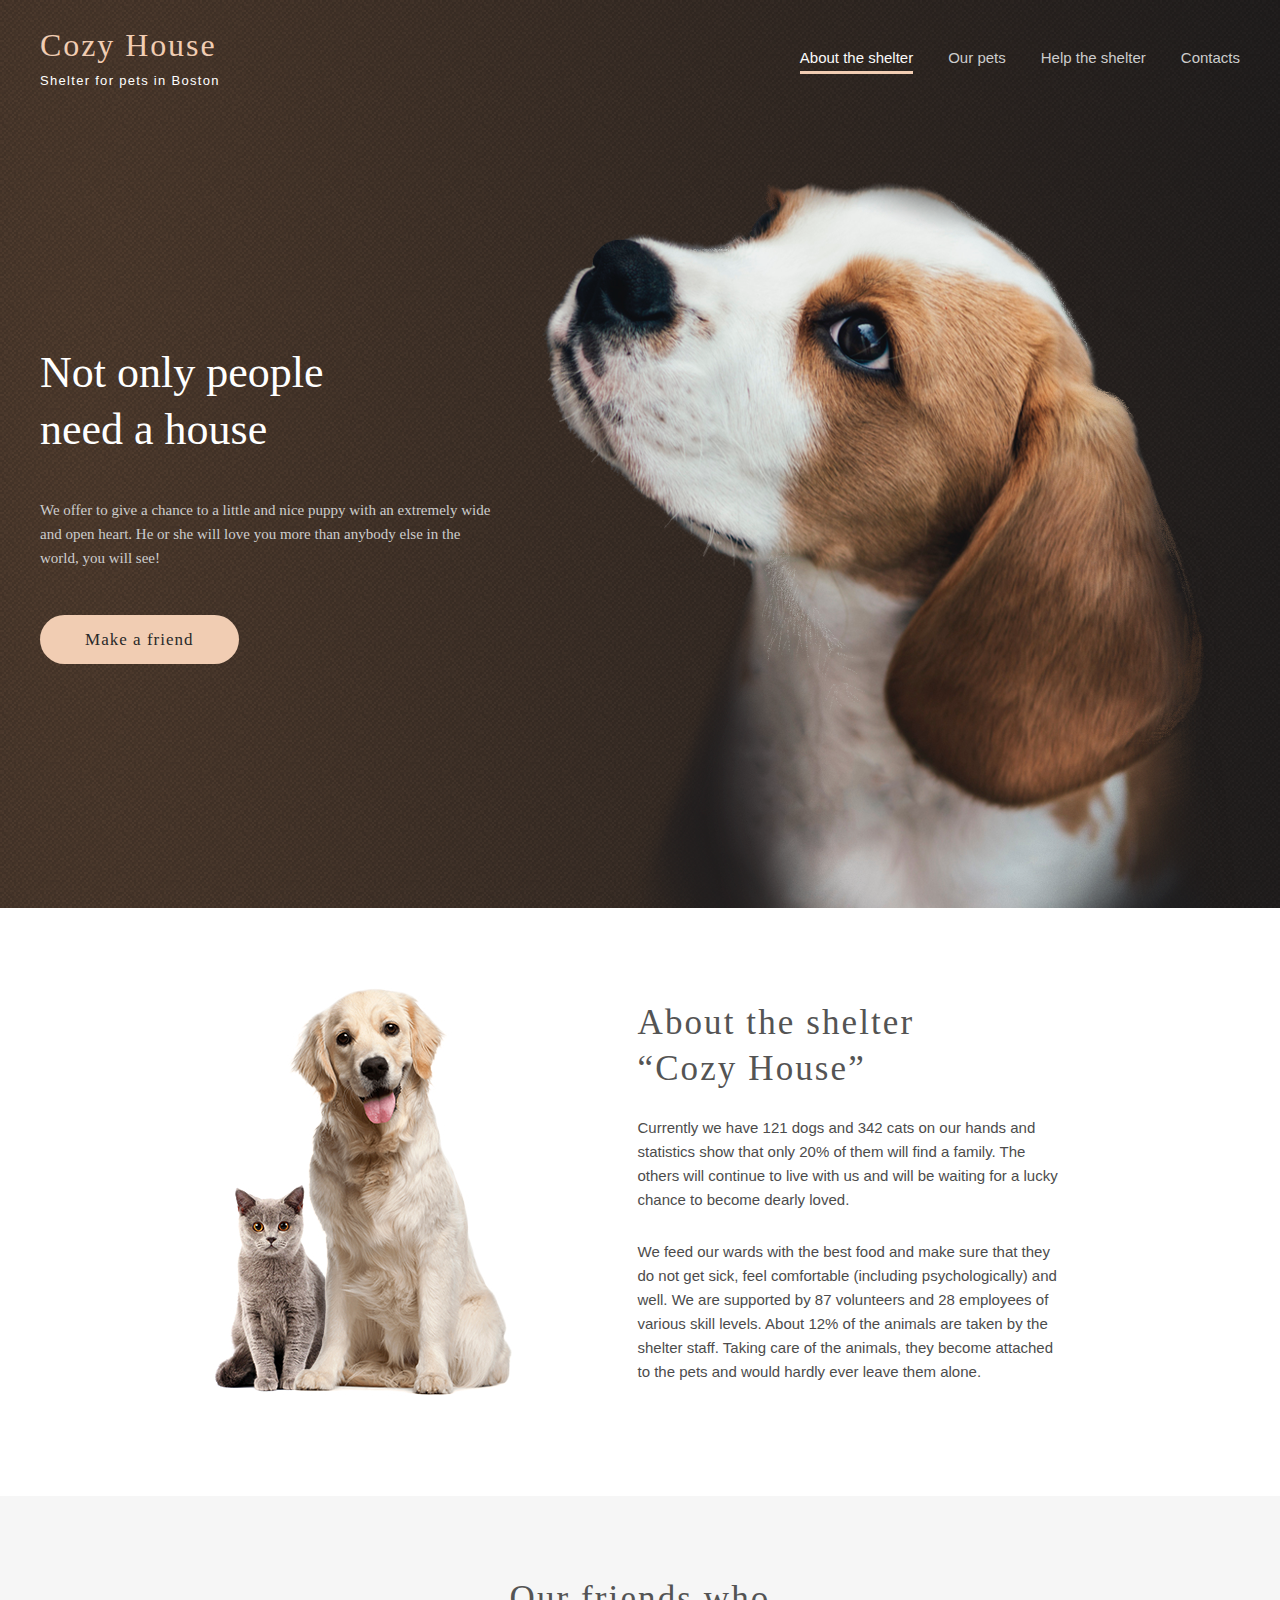
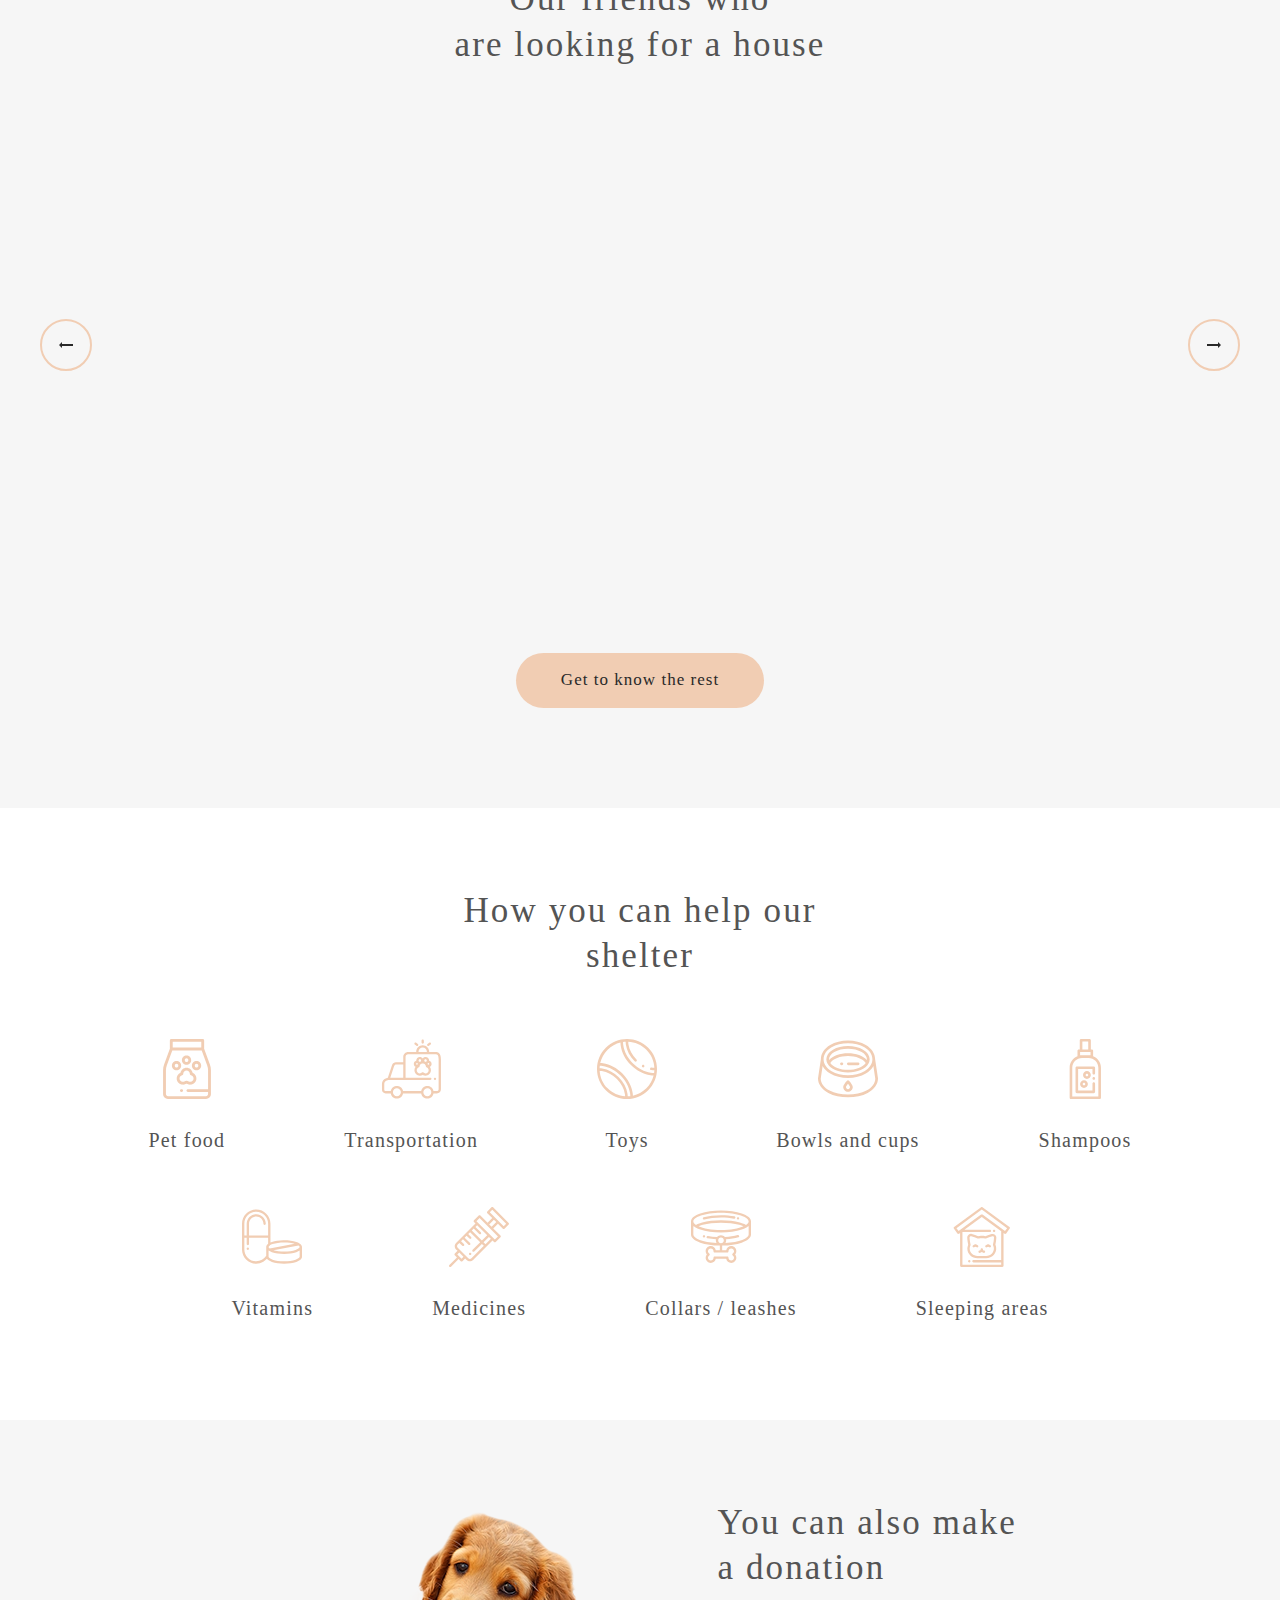
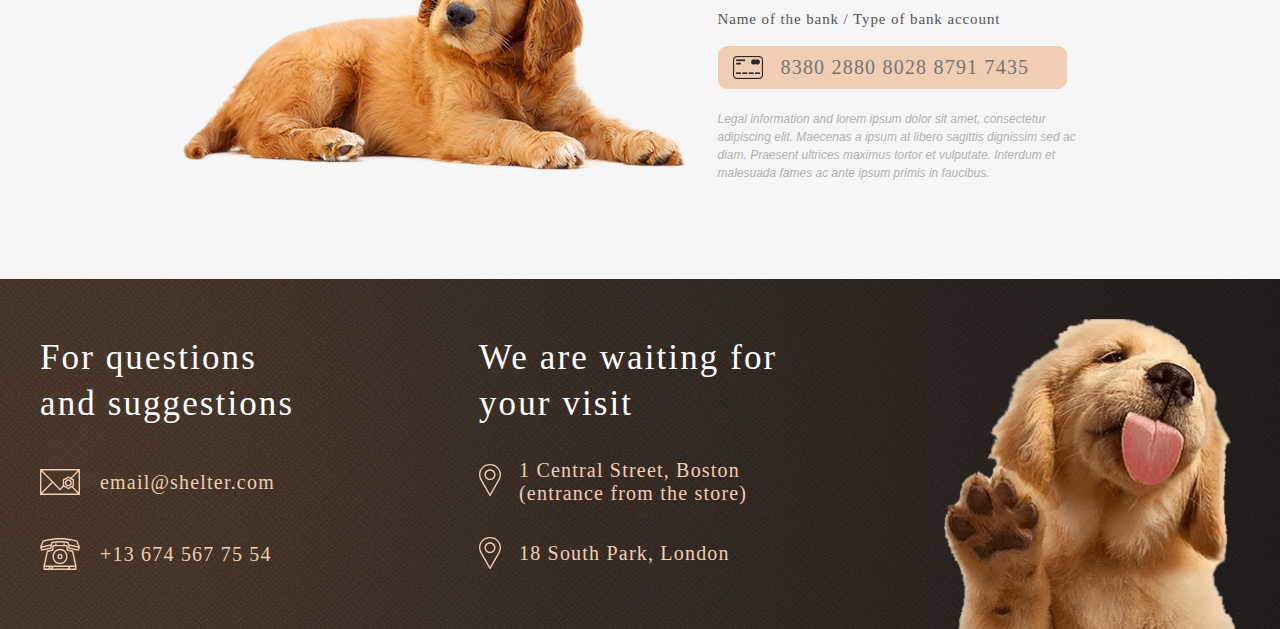
<file: index.html>
<!DOCTYPE html>
<html lang="en">
<head>
    <meta charset="UTF-8">
    <meta http-equiv="X-UA-Compatible" content="IE=edge">
    <meta name="viewport" content="width=device-width, initial-scale=1.0">
    <title>Shelter</title>
    <link rel="stylesheet" href="./style/normalize.css">
    <link rel="stylesheet" href="./style/style.css">
    <link href="./favicon.ico" rel="shortcut icon">
</head>
    <body>
        <div class="wrapper-bg">
            <header class="container">
                <div class="header">
                    <a class="logo" href="">
                        <span class="logo__title">Cozy House</span>
                        <span class="logo__subtitle">Shelter for pets in Boston</span>
                    </a>
                    <nav class="nav">
                        <ul class="nav__items">
                            <li class="nav__item"><a href="./" class="nav__link active">About the shelter</a></li>
                            <li class="nav__item"><a href="./page/our-pets.html" class="nav__link">Our pets</a></li>
                            <li class="nav__item"><a href="#help" class="nav__link">Help the shelter</a></li>
                            <li class="nav__item"><a href="#contacts" class="nav__link">Contacts</a></li>
                        </ul>
                    </nav>
                    <div class="burger">
                        <span class="burger__line"></span>
                        <span class="burger__line"></span>
                        <span class="burger__line"></span>
                    </div>
                </div>
            </header>
            <section class="not-only container">
                <div class="not-only__content">
                    <h1 class="not-only__content-title">Not only people <br> need a house</h1>
                    <p class="not-only__content-subtitle">We offer to give a chance to a little and nice puppy with an extremely wide and open heart. He or she will love you more than anybody else in the world, you will see!</p>
                    <a href="#our-friends" class="button">Make a friend</a>
                </div>
                <div class="not-only__img">
                    <img src="./assets/image/not-only-dog.png" alt="main-dog" width="698" height="728">
                </div>
            </section>
        </div>
        <main>
            <div class="container">
                <section class="about wrapper">
                    <div class="about__img"></div>
                    <div class="about__content">
                        <h2 class="about__content-title title">About the shelter <br> “Cozy House”</h2>
                        <p class="about__content-subtitle about__content-subtitle--top">Currently we have 121 dogs and 342 cats on our hands and statistics show that only 20% of them will find a family. The others will continue to live with us and will be waiting for a lucky chance to become dearly loved.</p>
                        <p class="about__content-subtitle about__content-subtitle--bottom">We feed our wards with the best food and make sure that they do not get sick, feel comfortable (including psychologically) and well. We are supported by 87 volunteers and 28 employees of various skill levels. About 12% of the animals are taken by the shelter staff. Taking care of the animals, they become attached to the pets and would hardly ever leave them alone.</p>
                    </div>
                </section>
            </div>
            <section id="our-friends" class="our-friends main-page wrapper">
                <div class="container">
                    <div class="our-friends__content">
                        <h2 class="our-friends__content-title title">Our friends who <br> are looking for a house</h2>
                        <div class="our-friends__content-swiper swiper swiper--small">
                            <div class="slider">
                                <div class="swiper__content slider__content">
                                    <div class="slider__content-slide slider__content-slide--left"></div>
                                    <div class="slider__content-slide slider__content-slide--active"></div>
                                    <div class="slider__content-slide slider__content-slide--right"></div>
                                </div>
                            </div>
                            <div class="swiper__btn-prev"></div>
                            <div class="swiper__btn-next"></div>
                        </div>
                        <a href="./page/our-pets.html" class="our-friends__content-btn button">Get to know the rest</a>
                    </div>
                </div>
            </section>
            <section id="help" class="help wrapper">
                <div class="container">
                    <div class="help__content">
                        <h2 class="help__content-title title">How you can help our shelter</h2>
                        <div class="help-our">
                            <div class="help-our__block">
                                <div class="help-our__block-img">
                                    <img src="./assets/image/help/icon-pet-food.svg" width="60" height="60" alt="pet-food">
                                </div>
                                <h3 class="help-our__block-title">Pet food</h3>
                            </div>
                            <div class="help-our__block">
                                <div class="help-our__block-img">
                                    <img src="./assets/image/help/transportation.svg" width="60" height="60" alt="transportation">
                                </div>
                                <h3 class="help-our__block-title">Transportation</h3>
                            </div>
                            <div class="help-our__block">
                                <div class="help-our__block-img">
                                    <img src="./assets/image/help/toys.svg" width="60" height="60" alt="toys">
                                </div>
                                <h3 class="help-our__block-title">Toys</h3>
                            </div>
                            <div class="help-our__block">
                                <div class="help-our__block-img">
                                    <img src="./assets/image/help/bowls-and-cups.svg" width="60" height="60" alt="bowls-and-cups">
                                </div>
                                <h3 class="help-our__block-title">Bowls and cups</h3>
                            </div>
                            <div class="help-our__block">
                                <div class="help-our__block-img">
                                    <img src="./assets/image/help/shampoos.svg" width="60" height="60" alt="shampoos">
                                </div>
                                <h3 class="help-our__block-title">Shampoos</h3>
                            </div>
                            <div class="help-our__block">
                                <div class="help-our__block-img">
                                    <img src="./assets/image/help/vitamins.svg" width="60" height="60" alt="vitamins">
                                </div>
                                <h3 class="help-our__block-title">Vitamins</h3>
                            </div>
                            <div class="help-our__block">
                                <div class="help-our__block-img">
                                    <img src="./assets/image/help/medicines.svg" width="60" height="60" alt="medicines">
                                </div>
                                <h3 class="help-our__block-title">Medicines</h3>
                            </div>
                            <div class="help-our__block">
                                <div class="help-our__block-img">
                                    <img src="./assets/image/help/collars-or-leashes.svg" width="60" height="60" alt="collars-or-leashes">
                                </div>
                                <h3 class="help-our__block-title">Collars / leashes</h3>
                            </div>
                            <div class="help-our__block">
                                <div class="help-our__block-img">
                                    <img src="./assets/image/help/sleeping-area.svg" width="60" height="60" alt="sleeping-area">
                                </div>
                                <h3 class="help-our__block-title">Sleeping areas</h3>
                            </div>
                        </div>
                    </div>
                </div>
            </section>
            <section class="in-addition">
                <div class="container">
                    <div class="in-addition__content">
                        <div class="in-addition__content-img">
                            <img src="./assets/image/donation-dog.png" width="505" height="261" alt="donation-dog">
                        </div>
                        <div class="donation">
                            <h2 class="dontaion__title title">You can also make a donation</h2>
                            <p class="dontaion__subtitle">Name of the bank / Type of bank account</p>
                            <label class="donation__label">
                                <input class="donation__input" maxlength="16" type="text" placeholder="8380 2880 8028 8791 7435">
                            </label>
                            <p class="donation__rules">Legal information and lorem ipsum dolor sit amet, consectetur adipiscing elit. Maecenas a ipsum at libero sagittis dignissim sed ac diam. Praesent ultrices maximus tortor et vulputate. Interdum et malesuada fames ac ante ipsum primis in faucibus.</p>
                        </div>
                    </div>
                </div>
            </section>
        </main>
        <footer id="contacts" class="footer">
            <div class="container">
                <div class="footer__content">
                    <div class="footer__content-contact">
                        <p class="footer__content-contact-title">For questions and suggestions</p>
                        <a href="mailto:email@shelter.com" class="footer__content-contact-email">email@shelter.com</a>
                        <a href="tel:+136745677554" class="footer__content-contact-phone">+13 674 567 75 54</a>
                    </div>
                    <div class="footer__content-address">
                        <p class="footer__content-address-title">We are waiting for your visit</p>
                        <a href="https://goo.gl/maps/mwfzZbHVVK3ZFQJn8" target="_blank" class="footer__content-address--first">1 Central Street, Boston (entrance from the store)</a>
                        <a href="https://goo.gl/maps/mwfzZbHVVK3ZFQJn8" target="_blank" class="footer__content-address--second">18 South Park, London </a>
                    </div>
                    <div class="footer__content-img">
                        <img src="./assets/image/footer-puppy.png" width="300" height="310" alt="footer-puppy">
                    </div>
                </div>
            </div>
        </footer>
        <div class="overflow"></div>
        <div class="modal-window"></div>
        <script src="./main.js"></script>
    </body>
</html>
</file>
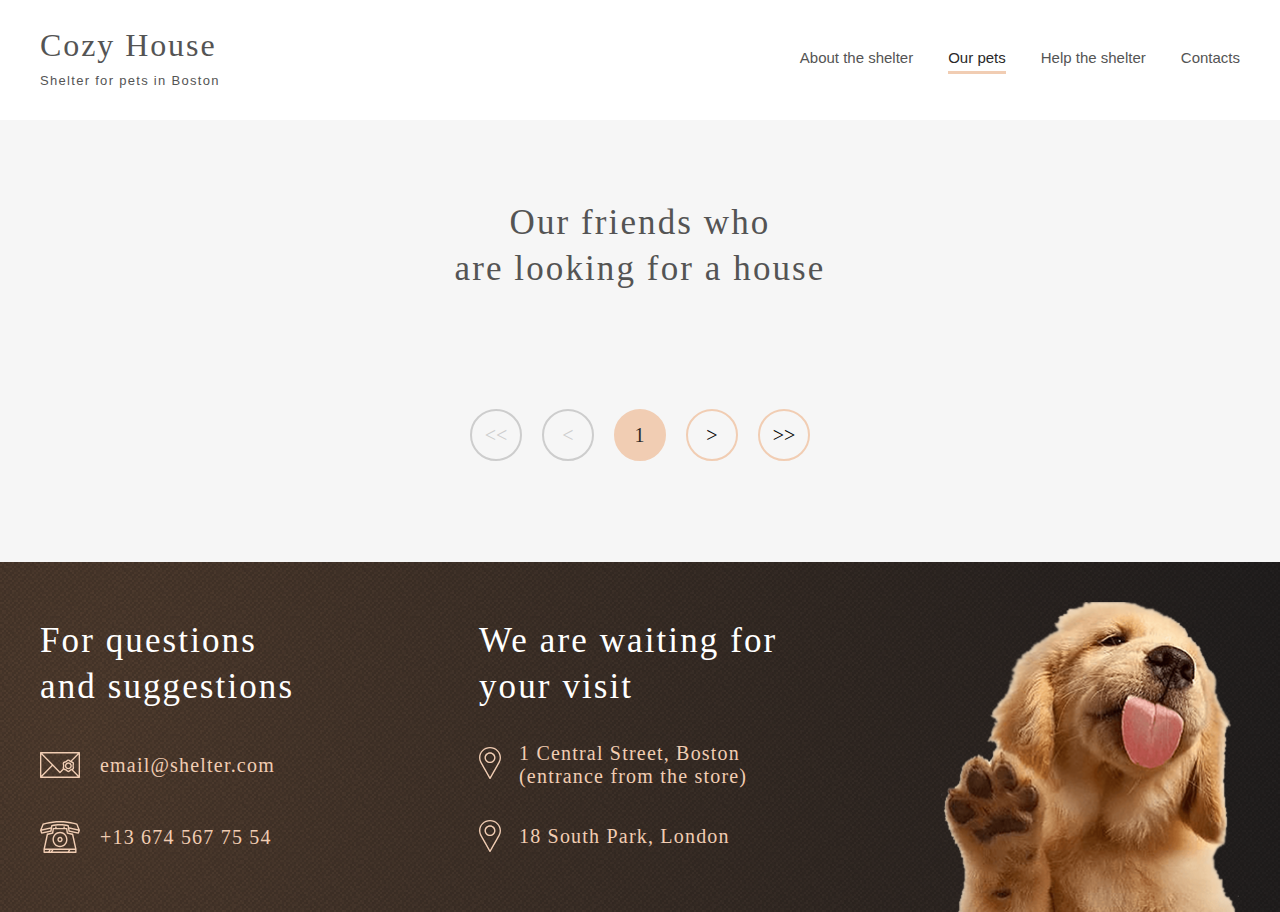
<file: page/our-pets.html>
<!DOCTYPE html>
<html lang="en">
<head>
    <meta charset="UTF-8">
    <meta http-equiv="X-UA-Compatible" content="IE=edge">
    <meta name="viewport" content="width=device-width, initial-scale=1.0">
    <title>Pets</title>
    <link rel="stylesheet" href="../style/normalize.css">
    <link rel="stylesheet" href="../style/style.css">
    <link href="../favicon.ico" rel="shortcut icon">
</head>
    <body>
        <header class="container">
            <div class="header">
                <a class="logo" href="">
                    <span class="logo__title header-another-page">Cozy House</span>
                    <span class="logo__subtitle header-another-page">Shelter for pets in Boston</span>
                </a>
                <nav class="nav nav-another-page">
                    <ul class="nav__items">
                        <li class="nav__item"><a href="../" class="header-another-page nav__link">About the shelter</a></li>
                        <li class="nav__item"><a href="./our-pets.html" class="header-another-page nav__link active">Our pets</a></li>
                        <li class="nav__item"><a href="../#help" class="header-another-page nav__link">Help the shelter</a></li>
                        <li class="nav__item"><a href="#contacts" class="header-another-page nav__link">Contacts</a></li>
                    </ul>
                </nav>
                <div class="burger">
                    <span class="burger__line"></span>
                    <span class="burger__line"></span>
                    <span class="burger__line"></span>
                </div>
            </div>
        </header>
        <main>
            <section class="our-friends wrapper-pets">
                <div class="container">
                    <div class="our-friends__content">
                        <h1 class="wrapper-pets__title our-friends__content-title title">Our friends who <br> are looking for a house</h1>
                        <div class="our-friends__content-swiper wrapper-pets__content-swiper swiper">
                            <div class="wrapper-pets__content swiper__content"></div>
                            <div class="swiper__pagination">
                                <button class="swiper__pagination--first pagination-button--disabled pagination-button">&lt;&lt;</button>
                                <button class="swiper__pagination--prev pagination-button--disabled pagination-button">&lt;</button>
                                <span class="pagination-button--active pagination-button">1</span>
                                <button class="swiper__pagination--next pagination-button">></button>
                                <button class="swiper__pagination--last pagination-button">>></button>
                            </div>
                        </div>
                    </div>
                </div>
            </section>
        </main>
        <footer id="contacts" class="footer">
            <div class="container">
                <div class="footer__content">
                    <div class="footer__content-contact">
                        <p class="footer__content-contact-title">For questions and suggestions</p>
                        <a href="mailto:email@shelter.com" class="footer__content-contact-email">email@shelter.com</a>
                        <a href="tel:+136745677554" class="footer__content-contact-phone">+13 674 567 75 54</a>
                    </div>
                    <div class="footer__content-address">
                        <p class="footer__content-address-title">We are waiting for your visit</p>
                        <a href="https://goo.gl/maps/mwfzZbHVVK3ZFQJn8" target="_blank" class="footer__content-address--first">1 Central Street, Boston (entrance from the store)</a>
                        <a href="https://goo.gl/maps/mwfzZbHVVK3ZFQJn8" target="_blank" class="footer__content-address--second">18 South Park, London </a>
                    </div>
                    <div class="footer__content-img">
                        <img src="../assets/image/footer-puppy.png" width="300" height="310" alt="footer-puppy">
                    </div>
                </div>
            </div>
        </footer>
        <div class="overflow"></div>
        <div class="modal-window"></div>
        <script src="../main.js"></script>
    </body>
</html>
</file>
<file: style/style.css>
*, *::after, *::before {
    box-sizing: border-box;
}
img {
    width: 100%;
    height: 100%;
    vertical-align: top;
}
html, body {
    font-family: Georgia, 'Times New Roman', Times, serif;
    font-style: normal;
    font-weight: 400;
    font-size: 15px;
    background: #FFFFFF;
    scroll-behavior: smooth;
    min-height: 100%;
}
body.no-scroll {
    overflow: hidden;
}
.overflow.show {
    display: block;
}
.overflow {
    display: none;
    position: fixed;
    bottom: 0;
    top: 0;
    left: 0;
    right: 0;
    background: rgba(41, 41, 41, 0.6);
}
.container {
    max-width: 1280px;
    padding: 0 40px;
    width: 100%;
    margin: 0 auto;
}
.wrapper {
    padding: 80px 0 100px;
}
@media (max-width:768px) {
    .container {
        max-width: 768px;
        padding: 0 30px;
    }
    .wrapper {
        padding: 80px 30px 100px;
    }
}
@media (max-width:540px) {
    .container {
        max-width: 768px;
        padding: 0 10px;
    }
}
@media (max-width:440px) {
    .wrapper {
        padding: 42px 15px 42px;
    }
    .main-page.wrapper {
        padding: 42px 0 42px;
    }
}
.wrapper-bg {
    background: url(../assets/image/noise_transparent@2x.png), radial-gradient(110.67% 538.64% at 5.73% 50%, #513D2F 0%, #1A1A1C 100%), #211F20;
}
.header {
    display: flex;
    justify-content: space-between;
    align-items: center;
    padding: 28px 0 31px;
    margin-bottom: 1px;
}
.logo {
    text-decoration: none;
    display: flex;
    flex-direction: column;
}
.logo__title {
    font-size: 32px;
    line-height: 110%;
    letter-spacing: 0.06em;
    color: #F1CDB3;
    margin: 0 0 10px;
}
.logo__subtitle {
    font-size: 13px;
    font-family: Arial, "Helvetica Neue", Helvetica, sans-serif;
    line-height: 15px;
    letter-spacing: 0.1em;
    color: #FFFFFF;
}
.nav {
    font-family: Arial, "Helvetica Neue", Helvetica, sans-serif;
}
@media (max-width:767.98px) {
    .nav {
        position: fixed;
        top: 0;
        right: -320px;
        width: 320px;
        height: 100vh;
        z-index: -1;
        transition: all 0.5s;
        overflow: hidden;
    }
}
.nav__items {
    display: flex;
    flex-wrap: wrap;
    padding: 0;
}
.nav__item {
    list-style-type: none;
    line-height: 160%;
}
.nav__item:not(:last-child) {
    margin-right: 35px;
}
.nav__link {
    text-decoration: none;
    line-height: 160%;
    color: #CDCDCD;
}
.nav__link:hover {
    color: #FAFAFA;
}
.nav__link.active {
    color: #FAFAFA;
    padding-bottom: 5px;
    border-bottom: 3px solid #F1CDB3;
}
.header-another-page {
    color: #545454;
}
.header-another-page:hover {
    color: #292929;
}
.header-another-page.nav__link.active {
    color: #292929;
    padding-bottom: 5px;
    border-bottom: 3px solid #F1CDB3;
}
/*not-only*/
.not-only {
    padding-top: 60px;
    display: flex;
    justify-content: space-between;
}
@media (max-width:768px) {
    .not-only {
        padding-top: 0;
        flex-direction: column;
    }
}
.not-only__content {
    margin-top: 134px;
    width: 460px;
    margin-bottom: 100px;
}
@media (max-width:1200px) {
    .not-only__content {
        margin: 0 auto 100px;
    }
}
@media (max-width:768px) {
    .not-only__content {
        display: flex;
        align-items: center;
        flex-direction: column;
        margin: 0 auto 100px;
        flex: 1;
    }
}
@media (max-width:540px) {
    .not-only__content {
        width: auto;
        margin: 0 auto 108px;
    }
}
.not-only__content-title {
    font-size: 44px;
    line-height: 130%;
    color: #FFFFFF;
    font-weight: 400;
    margin-bottom: 40px;
}
@media (max-width:768px) {
    .not-only__content-title {
        margin-bottom: 27px;
        align-self: flex-start;
    }
}
@media (max-width:540px) {
    .not-only__content-title {
        font-size: 25px;
        align-self: center;
        text-align: center;
        letter-spacing: 0.06em;
        margin-top: 29px;
    }
}
.not-only__content-subtitle {
    line-height: 160%;
    color: #CDCDCD;
    margin-bottom: 58px;
}
@media (max-width:768px) {
    .not-only__content-subtitle {
        margin-bottom: 39px;
    }
}
@media (max-width:540px) {
    .not-only__content-subtitle {
        text-align: center;
    }
}
.button {
    cursor: pointer;
    font-size: 17px;
    line-height: 130%;
    letter-spacing: 0.06em;
    color: #292929;
    padding: 15px 45px;
    background: #F1CDB3;
    border-radius: 100px;
    outline: none;
    border: none;
    line-height: 145%;
    text-decoration: none;
    transition: 0.3s all;
}
.button:hover {
    background: #FDDCC4;
}
.not-only__img {
    align-self: flex-end;
}
@media (max-width:768px) {
    .not-only__img img {
        max-width: 569px;
    }
}
@media (max-width:540px) {
    .not-only__img img {
        max-width: 257px;
    }
}
/*--about--*/
.about {
    display: flex;
    align-items: center;
    justify-content: space-between;
    max-width: 855px;
    margin: 0 auto;
}
@media (max-width:825px) {
    .about {
        flex-direction: column-reverse;
        max-width: 490px;
    }
}
.about__img {
    background-image: url(../assets/image/about-pets.jpg);
    width: 300px;
    height: 408px;
    background-size: cover;
    background-position: center;
    background-repeat: no-repeat;
}
@media (max-width:540px) {
    .about__img {
        width: 260px;
        height: 353px;
    }
}
.about__content {
    flex: 0 0 430px;
}
@media (max-width:540px) {
    .about__content {
        margin-bottom: 42px;
    }
}
@media (max-width:768px) {
    .about__content {
        flex: 0 0 460px;
    }
}
.about__content-title {
    margin-top: 0;
    margin-bottom: 25px;
    color: #545454;
}
.about__content-subtitle {
    font-family: 'Arial';
    font-size: 15px;
    line-height: 160%;
    color: #4C4C4C;
}
@media (max-width:440px) {
    .about__content-subtitle {
        text-align: justify;
    }
}
.about__content-subtitle--top {
    margin-top: 0;
    margin-bottom: 28px;
}
@media (max-width:768px) {
    .about__content-subtitle--top {
        margin-bottom: 25px;
    }
}
@media (max-width:440px) {
    .about__content-subtitle--top {
        margin-bottom: 22px;
    }
}
.about__content-subtitle--bottom {
    margin: 0;
}
/* our-friends */
.our-friends {
    background: #F6F6F6;
}
.our-friends__content {
    display: flex;
    flex-direction: column;
    align-items: center;
}
.our-friends__content-title {
    margin-top: 0;
    text-align: center;
    margin-bottom: 60px;
}
@media (max-width:540px) {
    .our-friends__content-title {
        margin-bottom: 40px;
    }
}
.title {
    font-weight: 400;
    font-size: 35px;
    line-height: 130%;
    letter-spacing: 0.06em;
    color: #545454;
}
@media (max-width:540px) {
    .title {
        font-size: 25px;
        text-align: center;
    }
}
.swiper {
    position: relative;
    width: 100%;
}
.swiper--small {
    max-width: 990px;
}
@media (max-width:1200px) {
    .swiper--small {
        max-width: 850px;
    }
}
@media (max-width:1000px) {
    .swiper--small {
        max-width: 580px;
    }
}
@media (max-width:720px) {
    .swiper--small {
        max-width: 270px;
    }
}
.swiper__content {
    display: flex;
    flex-wrap: wrap;
    justify-content: space-between;
    row-gap: 30px;
}
@media (max-width:720px) {
    .swiper__content {
        flex-direction: column;
        align-items: center;
    }
}
.swiper__content-block {
    cursor: pointer;
    display: flex;
    flex-direction: column;
    align-items: center;
    border-radius: 9px;
    padding-bottom: 30px;
    transition: 0.3s all;
    background: #FAFAFA;
    overflow: hidden;
    width: 270px;
}
.swiper__content-block:hover {
    background: #FFFFFF;
    box-shadow: 0px 2px 35px 14px rgba(13, 13, 13, 0.04);
}
.swiper__content-block-img {
    margin-bottom: 28px;
}
.swiper__content-block-title {
    margin-top: 0;
    font-size: 20px;
    line-height: 23px;
    color: #545454;
    margin-bottom: 31px;
}
.swiper__content-block-btn {
    background-color: #FAFAFA;
    padding: 15px 45px;
    border: 2px solid #F1CDB3;
    border-radius: 100px;
    width: 187px;
    font-size: 17px;
    cursor: pointer;
    transition: 0.3s all;
}
.swiper__content-block:hover .swiper__content-block-btn{
    background: #FDDCC4;
    border: 2px solid #FDDCC4;
}
.swiper__btn-prev {
    position: absolute;
    width: 52px;
    height: 52px;
    left: -105px;
    top: 192px;
    border: 2px solid #F1CDB3;
    border-radius: 100px;
    background-image: url(../assets/image/icons/arrow.svg);
    background-position: center;
    background-repeat: no-repeat;
    cursor: pointer;
    transition: 0.3s all;
}
.swiper__btn-prev:hover {
    background-color: #FDDCC4;
    border: 2px solid #FDDCC4;
}
.swiper__btn-next {
    position: absolute;
    width: 52px;
    height: 52px;
    right: -105px;
    top: 192px;
    border: 2px solid #F1CDB3;
    border-radius: 100px;
    background-image: url(../assets/image/icons/arrow.svg);
    background-position: center;
    background-repeat: no-repeat;
    transform: rotate(180deg);
    cursor: pointer;
    transition: 0.3s all;
}
@media (max-width:1200px) {
    .swiper__btn-prev {
        left: -64px;
    }
    .swiper__btn-next {
        right: -64px;
    }
}
@media (max-width:720px) {
    .swiper__btn-prev {
        left: 50%;
        transform: translateX(-91px);
        bottom: -74px;
        top: auto;
    }
    .swiper__btn-next {
        right: 50%;
        transform: translateX(91px) rotate(180deg);
        bottom: -74px;
        top: auto;
    }
}
.swiper__btn-next:hover {
    background-color: #FDDCC4;
    border: 2px solid #FDDCC4;
}
.swiper__pagination {
    gap: 20px;
    margin-top: 58px;
    display: flex;
    justify-content: center;
    font-size: 20px;
    line-height: 115%;
    letter-spacing: 0.06em;
    color: #292929;
}
@media (max-width:768px) {
    .swiper__pagination {
        margin-top: 40px;
    }
}
@media (max-width:540px) {
    .swiper__pagination {
        gap: 10px;
    }
}
.pagination-button {
    display: flex;
    justify-content: center;
    align-items: center;
    width: 52px;
    height: 52px;
    border-radius: 100%;
    cursor: pointer;
    background: #F6F6F6;
    transition: 0.3s all;
    border: 2px solid #F1CDB3;
}
.pagination-button:hover {
    background: #F1CDB3;
}
.pagination-button--disabled {
    border: 2px solid #CDCDCD;
    color: #CDCDCD;
}
.pagination-button--disabled:hover {
    background: inherit;
}
.pagination-button--active {
    background: #F1CDB3;
}
.pagination-button--active:hover {
    background: #FFFFFF;
}
.our-friends__content-swiper {
    margin-bottom: 56px;
}
@media (max-width:720px) {
    .our-friends__content-swiper {
        margin-bottom: 114px;
    }
}
/* help */
.help__content {
    display: flex;
    flex-direction: column;
    align-items: center;
}
.help__content-title {
    max-width: 370px;
    margin-top: 0;
    text-align: center;
    margin-bottom: 60px;
}
.help-our {
    display: flex;
    flex-wrap: wrap;
    justify-content: center;
    width: 100%;
    max-width: 1026px;
    column-gap: 119px;
    row-gap: 55px;
}
.help-our__block {
    display: flex;
    flex-direction: column;
    align-items: center;
}
.help-our__block-img {
    width: 60px;
    height: 60px;
    margin-bottom: 30px;
}
.help-our__block-title {
    font-weight: 400;
    margin-top: 0;
    font-size: 20px;
    line-height: 115%;
    color: #545454;
    letter-spacing: 0.06em;
    margin-bottom: 0;
}
@media (max-width:768px) {
    .help-our {
        column-gap: 60px;
        row-gap: 55px;
    }
    .help-our__block {
        width: 170px;
        height: 113px;
    }
}
@media (max-width:480px) {
    .help-our__block-title {
        font-size: 15px;
        line-height: 110%;
        text-align: center;
        letter-spacing: normal;
    }
    .help__content-title {
        margin-bottom: 40px;
    }
    .help-our__block-img {
        width: 50px;
        height: 50px;
        margin-bottom: 20px;
    }
    .help-our {
        justify-content: space-between;
        column-gap: 0;
        row-gap: 31px;
    }
    .help-our__block {
        width: 111px;
        height: 87px;
    }
}
/* in-addition */
.in-addition {
    padding: 80px 0 85px;
    background: #F6F6F6;
}
@media (max-width:768px) {
    .in-addition {
        padding: 80px 0 89px;
    }
}
@media (max-width:540px) {
    .in-addition {
        padding: 38px 0 32px;
    }
}
.in-addition__content {
    max-width: 915px;
    margin: 0 auto;
    display: flex;
    align-items: center;
    justify-content: space-between;
}
@media (max-width:768px) {
    .in-addition__content {
        flex-direction: column-reverse;
    }
}
.in-addition__content-img {
    margin-bottom: 11px;
    max-width: 505px;
}
@media (max-width:768px) {
    .in-addition__content-img img {
        width: 505px;
        height: 261px;
    }
}
@media (max-width:540px) {
    .in-addition__content-img img {
        width: 260px;
        height: 135px;
    }
}
.donation {
    max-width: 380px;
}
@media (max-width:768px) {
    .donation {
        margin-bottom: 47px;
    }
}
@media (max-width: 540px) {
    .donation {
        display: flex;
        flex-direction: column;
        align-items: center;
        padding: 0 10px;
        margin-bottom: 28px;
    }
}
.dontaion__title {
    margin-top: 0;
    max-width: 300px;
    margin-bottom: 20px;
}
@media (max-width:540px) {
    .dontaion__title {
        max-width: 220px;
        margin: 0 auto 8px;
    }
}
.dontaion__subtitle {
    font-size: 15px;
    line-height: 110%;
    letter-spacing: 0.06em;
    color: #545454;
    margin-bottom: 19px;
}
@media (max-width:540px) {
    .dontaion__subtitle {
        letter-spacing: normal;
        text-align: center;
        margin-bottom: 24px;
    }
}
.donation__label {
    position: relative;
}
.donation__label::after {
    content: "";
    position: absolute;
    top: -5px;
    left: 15px;
    width: 30px;
    height: 23px;
    background-image: url(../assets/image/credit-card.png);
    background-position: center;
}
@media (max-width:540px) {
    .donation__label::after {
        top: 9px;
    }
}
.donation__input {
    font-size: 20px;
    line-height: 115%;
    padding: 10px 10px 10px 63px;
    width: 100%;
    max-width: 349px;
    height: 43px;
    background: #F1CDB3;
    border-radius: 9px;
    border: none;
    margin-bottom: 9px;
    letter-spacing: 0.06em;
}
@media (max-width:540px) {
    .donation__input {
        font-size: 15px;
        width: 281px;
    }
}
.donation__rules {
    font-family: 'Arial';
    font-style: italic;
    font-size: 12px;
    line-height: 18px;
    color: #B2B2B2;
}
@media (max-width:540px) {
    .donation__rules {
        text-align: justify;
    }
}
/* footer */
.footer {
    padding: 40px 0 0;
    background: url(../assets/image/noise_transparent@2x.png), radial-gradient(110.67% 538.64% at 5.73% 50%, #513D2F 0%, #1A1A1C 100%), #211F20;
}
.footer__content {
    display: flex;
    flex-wrap: wrap;
    justify-content: space-between;
}
@media (max-width:962px) {
    .footer {
        padding: 14px 0 0;
    }
    .footer__content {
        justify-content: space-around;
    }
    .footer__content-img {
        margin-top: 67px;
    }
}
@media (max-width:540px) {
    .footer__content-img {
        margin-top: 45px;
    }
    .footer__content-img img {
        width: 260px;
        height: 269px;
    }
}
.footer__content-contact {
    display: flex;
    flex-direction: column;
    flex: 0 1 280px;
}
@media (max-width:540px) {
    .footer__content-contact {
        align-items: center;
        margin-bottom: 27px;
    }
}
.footer__content-contact-title {
    margin-top: 16px;
    font-size: 35px;
    line-height: 130%;
    letter-spacing: 0.06em;
    color: #FFFFFF;
    margin-bottom: 45px;
}
@media (max-width:540px) {
    .footer__content-contact-title {
        font-size: 25px;
        text-align: center;
    }
}
.footer__content-contact-email {
    text-decoration: none;
    padding-left: 60px;
    font-size: 20px;
    line-height: 115%;
    letter-spacing: 0.06em;
    color: #F1CDB3;
    position: relative;
    margin-bottom: 49px;
    }
.footer__content-contact-email::before {
    content: "";
    position: absolute;
    top: -2px;
    left: 0;
    display: inline-block;
    width: 40px;
    height: 26px;
    background-image: url(../assets/image/icons/mail.svg);
}
.footer__content-contact-phone {
    text-decoration: none;
    padding-left: 60px;
    font-size: 20px;
    line-height: 115%;
    letter-spacing: 0.06em;
    color: #F1CDB3;
    position: relative;
}
.footer__content-contact-phone::before {
    content: "";
    position: absolute;
    top: -5px;
    left: 0;
    display: inline-block;
    width: 40px;
    height: 32px;
    background-image: url(../assets/image/icons/phone.svg);
}
.footer__content-address {
    display: flex;
    flex-direction: column;
    flex: 0 1 302px;
}
.footer__content-address-title {
    margin-top: 16px;
    font-size: 35px;
    line-height: 130%;
    letter-spacing: 0.06em;
    color: #FFFFFF;
    margin-bottom: 33px;
}
@media (max-width:540px) {
    .footer__content-address-title {
        font-size: 25px;
        max-width: 290px;
        text-align: center;
        margin: 16px auto 38px;
    }
}
.footer__content-address--first {
    font-size: 20px;
    line-height: 115%;
    letter-spacing: 0.06em;
    color: #F1CDB3;
    position: relative;
    padding-left: 40px;
    margin-bottom: 37px;
    text-decoration: none;
}
@media (max-width:540px) {
    .footer__content-address--first {
        margin-bottom: 44px;
    }
}
.footer__content-address--first::before {
    content: "";
    position: absolute;
    top: 5px;
    left: 0;
    display: inline-block;
    width: 22px;
    height: 32px;
    background-image: url(../assets/image/icons/pin.svg);
}
.footer__content-address--second {
    font-size: 20px;
    line-height: 115%;
    letter-spacing: 0.06em;
    color: #F1CDB3;
    padding-left: 40px;
    position: relative;
    text-decoration: none;
}
.footer__content-address--second::before {
    content: "";
    position: absolute;
    top: -5px;
    left: 0;
    display: inline-block;
    width: 22px;
    height: 32px;
    background-image: url(../assets/image/icons/pin.svg);
}
/* pets */
.wrapper-pets {
    padding: 80px 0 45px;
}
@media (max-width:768px) {
    .wrapper-pets {
        padding: 80px 25px 20px;
    }
    .wrapper-pets__title {
        margin-bottom: 29px;
    }
}
@media (max-width:540px) {
    .wrapper-pets {
        padding: 40px 0 20px;
    }
    .wrapper-pets__title {
        margin-bottom: 43px;
    }
    .wrapper-pets__content-swiper {
        margin-bottom: 25px;
    }
}
@media (max-width:1160px) {
    .wrapper-pets__content {
        justify-content: space-evenly;
    }
}
/* burger */
.burger {
    display: none;
    transition: 0.3s all;
}
@media (max-width:767.98px) {
    .burger {
        display: flex;
        flex-direction: column;
        justify-content: space-between;
        width: 30px;
        height: 22px;
        cursor: pointer;
        margin-right: 43px;
    }
    .burger__line {
        width: 100%;
        height: 2px;
        background-color: #F1CDB3;
    }
    .burger.open {
        z-index: 11;
        transform: rotate(90deg);
    }
    .nav.open {
        z-index: 10;
        height: 100vh;
        position: fixed;
        top: 0;
        right:0;
        width: 320px;
        display: block;
        background: #292929;
    }
    .nav__items {
        flex-direction: column;
        height: 100vh;
        align-items: center;
        justify-content: center;
    }
    .nav__item {
        font-size: 32px;
        line-height: 160%;
    }
    .nav__item:not(:last-child) {
        margin: 0 0 43px 0;
    }
    .nav-another-page .header-another-page {
        color: #CDCDCD;
    }
    .nav-another-page .header-another-page.nav__link.active {
        color: #FAFAFA;
    }
}
.modal-wrapper {
    display: flex;
    justify-content: center;
    align-items: center;
    width: 100%;
    height: 100%;
}
.modal {
    position: relative;
    padding: 20px;
    display: flex;
    align-items: center;
    justify-content: space-between;
    width: 100%;
    max-width: 900px;
    border-radius: 9px;
    background: #FAFAFA;
    box-shadow: 0px 2px 35px 14px rgba(13, 13, 13, 0.04);
    animation: showModalWindow 0.8s;
}
@keyframes showModalWindow {
    0% {
        transform: scale(0.1) translateY(50%);
    }
    100% {
        transform: scale(1) translateY(0);
    }
}
.modal__img {
    flex: 0 1 500px;
}
.modal__content {
    padding: 0 0 59px;
    flex: 0 1 330px;
}
.modal__title {
    margin-top: 0;
    font-weight: 400;
    font-size: 35px;
    line-height: 130%;
    letter-spacing: 0.06em;
    color: #000000;
    margin-bottom: 10px;
}
.modal__breed {
    margin-top: 0;
    font-weight: 400;
    font-size: 20px;
    line-height: 115%;
    letter-spacing: 0.06em;
    color: #000000;
    margin-bottom: 40px;
}
.modal__description {
    margin-top: 0;
    font-weight: 400;
    font-size: 15px;
    line-height: 110%;
    letter-spacing: 0.06em;
    color: #000000;
    margin-bottom: 40px;
}
.modal__items {
    padding: 0 0 0 15px;
    margin: 0;
}
.modal__item {
    color: #F1CDB3;
}
.modal__item:not(:last-child) {
    margin-bottom: 11px;
}
.modal__item-type {
    font-size: 15px;
    line-height: 110%;
    letter-spacing: 0.06em;
    color: #000000;
}
.modal__btn-close {
    position: absolute;
    top: -45px;
    right: -45px;
    width: 52px;
    height: 52px;
    border: 2px solid #F1CDB3;
    border-radius: 50%;
    cursor: pointer;
    transition: 0.3s all;
}
.modal__btn-close:hover {
    transform: scale(1.1);
}
.modal__btn-close::before {
    content: "";
    position: absolute;
    top: 16px;
    left: 23px;
    width: 2px;
    height: 16px;
    display: inline-block;
    background-color: #292929;
    transform: rotate(45deg);
}
.modal__btn-close::after {
    content: "";
    position: absolute;
    top: 16px;
    left: 23px;
    width: 2px;
    height: 16px;
    display: inline-block;
    background-color: #292929;
    transform: rotate(135deg);
}
.modal-window {
    display: none;
    position: fixed;
    bottom: 0;
    top: 0;
    left: 0;
    right: 0;
    background: rgba(41, 41, 41, 0.6);
}
.modal-window.open {
    display: block;
}
@media (max-width:1030px) {
    .modal {
        padding: 10px;
        max-width: 630px;
    }
    .modal__breed {
        margin-bottom: 20px;
    }
    .modal__description {
        margin-bottom: 20px;
    }
    .modal__img {
        margin-right: 11px;
        flex: 0 1 350px;
    }
    .modal__content {
        padding: 0;
    }
}
@media (max-width:740px) {
    .modal {
        max-width: 230px;
    }
    .modal__title {
        text-align: center;
    }
    .modal__breed {
        text-align: center;
    }
    .modal__img {
        display: none;
    }
    .modal__description {
        font-size: 13px;
        line-height: 14px;
    }
}
@media (max-width:350px) {
    .burger {
        margin-right: 10px;
    }
    .logo {
        margin-left: 10px;
    }
}
.slider {
    position: relative;
    overflow: hidden;
    height: 470px;
}
.slider__content {
    display: flex;
    flex-direction: row;
    flex-wrap: nowrap;
    transition: 0.3s all;
}
.slider__content.no-transition {
    transition: 0s;
}
.slider__content-slide {
    gap: 90px;
    display: flex;
    width: 100%;
    justify-content: space-between;
}
</file>
